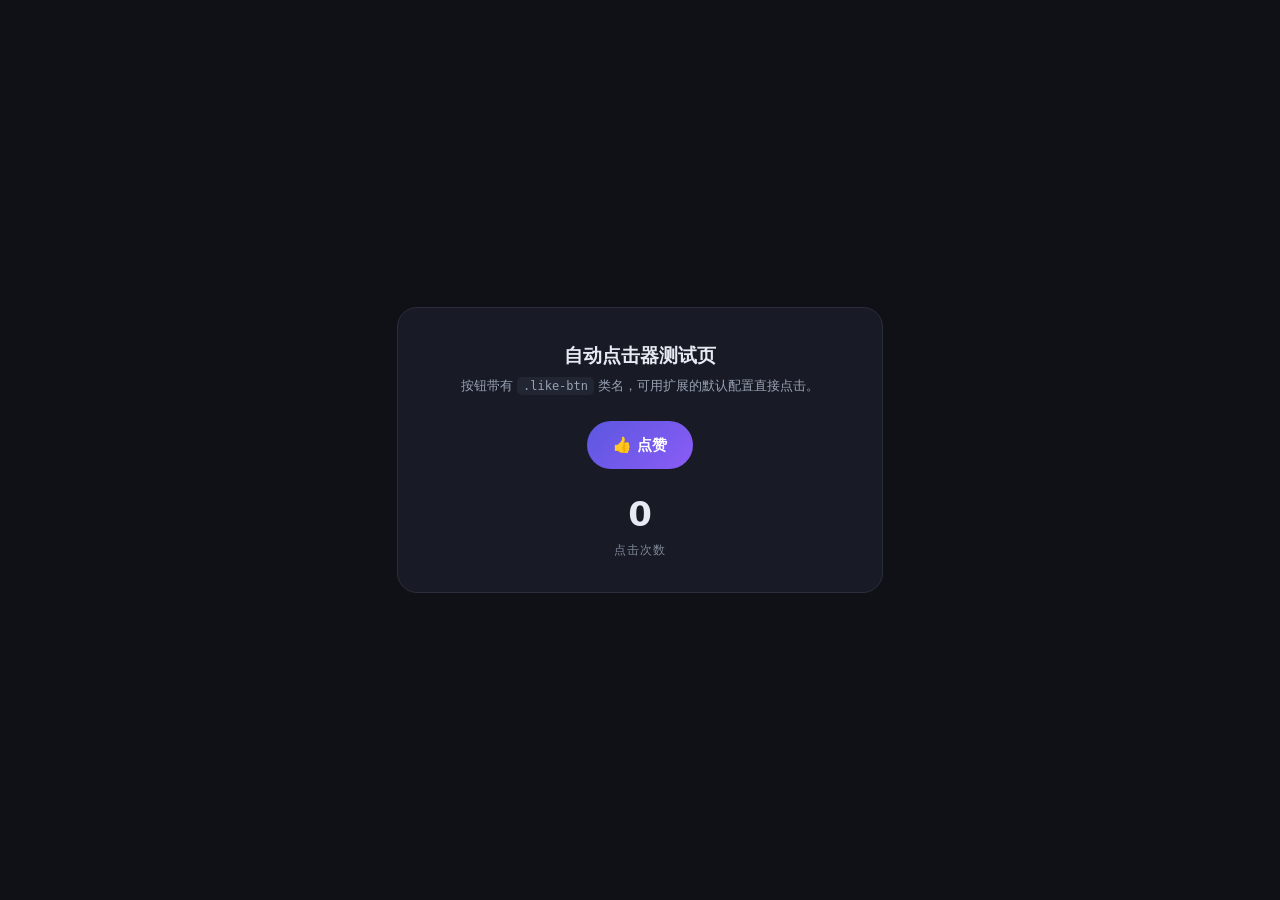
<file: demo/index.html>
<!DOCTYPE html>
<html lang="zh-CN">
<head>
  <meta charset="UTF-8" />
  <meta name="viewport" content="width=device-width, initial-scale=1" />
  <title>自动点击器 · 测试页</title>
  <style>
    :root { color-scheme: light dark; }
    body {
      margin: 0;
      min-height: 100vh;
      display: grid;
      place-items: center;
      font: 15px/1.6 -apple-system, "Segoe UI", "Microsoft YaHei", system-ui, sans-serif;
      background: #0f1117;
      color: #e8eaf3;
    }
    .card {
      width: min(420px, 88vw);
      padding: 32px;
      border-radius: 20px;
      background: #181b25;
      border: 1px solid #2a2e3c;
      text-align: center;
    }
    h1 { margin: 0 0 6px; font-size: 19px; }
    p { margin: 0 0 24px; color: #98a0b3; font-size: 13px; }
    .like-btn {
      display: inline-flex;
      align-items: center;
      gap: 8px;
      padding: 12px 26px;
      border: 0;
      border-radius: 999px;
      background: linear-gradient(135deg, #5b57e0, #8b5cf6);
      color: #fff;
      font: inherit;
      font-weight: 600;
      cursor: pointer;
      transition: transform 0.08s ease, filter 0.15s ease;
    }
    .like-btn:hover { filter: brightness(1.08); }
    .like-btn:active { transform: scale(0.97); }
    .count { margin-top: 18px; font-size: 34px; font-weight: 700; font-variant-numeric: tabular-nums; }
    .label { color: #7f8798; font-size: 12px; letter-spacing: 1px; text-transform: uppercase; }
    code { padding: 2px 6px; border-radius: 5px; background: #222633; font-size: 12px; }
  </style>
</head>
<body>
  <div class="card">
    <h1>自动点击器测试页</h1>
    <p>按钮带有 <code>.like-btn</code> 类名，可用扩展的默认配置直接点击。</p>
    <button class="like-btn" type="button">👍 点赞</button>
    <div class="count" id="count">0</div>
    <div class="label">点击次数</div>
  </div>
  <script>
    let n = 0;
    const out = document.getElementById('count');
    document.querySelector('.like-btn').addEventListener('click', () => {
      n += 1;
      out.textContent = String(n);
    });
  </script>
</body>
</html>
</file>
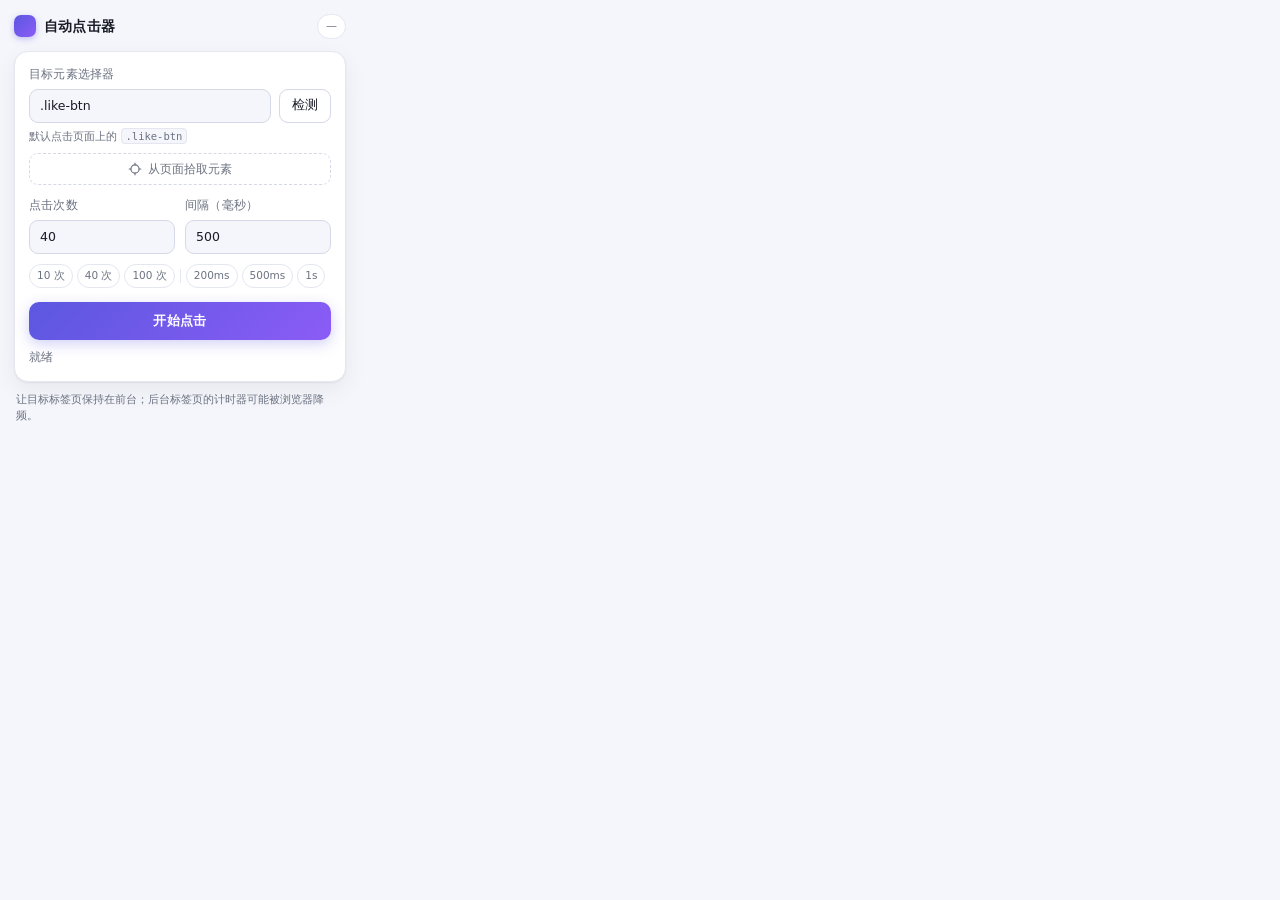
<file: popup.html>
<!DOCTYPE html>
<html lang="zh-CN">
<head>
  <meta charset="UTF-8" />
  <meta name="viewport" content="width=device-width, initial-scale=1" />
  <title>自动点击器</title>
  <link rel="stylesheet" href="popup.css" />
</head>
<body>
  <header class="head">
    <div class="brand">
      <span class="mark" aria-hidden="true"></span>
      <h1>自动点击器</h1>
    </div>
    <span class="site" id="site" title="当前标签页">—</span>
  </header>

  <main class="panel">
    <label class="field">
      <span class="field-label">目标元素选择器</span>
      <div class="input-row">
        <input id="selector" type="text" value=".like-btn" spellcheck="false" autocomplete="off" />
        <button id="probe" class="btn-ghost" type="button">检测</button>
      </div>
      <span class="help" id="help">默认点击页面上的 <code>.like-btn</code></span>
    </label>

    <button id="pick" class="btn-pick" type="button" title="在页面上直接点选目标元素">
      <svg viewBox="0 0 24 24" width="14" height="14" fill="none" stroke="currentColor" stroke-width="2" stroke-linecap="round" aria-hidden="true">
        <circle cx="12" cy="12" r="7"></circle>
        <path d="M12 2v3M12 19v3M2 12h3M19 12h3"></path>
      </svg>
      <span>从页面拾取元素</span>
    </button>

    <div class="grid">
      <label class="field">
        <span class="field-label">点击次数</span>
        <input id="count" type="number" min="1" max="100000" step="1" value="40" inputmode="numeric" />
      </label>
      <label class="field">
        <span class="field-label">间隔（毫秒）</span>
        <input id="interval" type="number" min="50" max="600000" step="50" value="500" inputmode="numeric" />
      </label>
    </div>

    <div class="presets">
      <button type="button" data-count="10">10 次</button>
      <button type="button" data-count="40">40 次</button>
      <button type="button" data-count="100">100 次</button>
      <span class="sep" aria-hidden="true"></span>
      <button type="button" data-interval="200">200ms</button>
      <button type="button" data-interval="500">500ms</button>
      <button type="button" data-interval="1000">1s</button>
    </div>

    <section class="progress" id="progress" hidden>
      <div class="progress-head">
        <span id="progressText">0 / 0</span>
        <span class="eta" id="eta"></span>
      </div>
      <div class="bar"><span class="bar-fill" id="barFill"></span></div>
    </section>

    <button id="toggle" class="btn-primary" type="button">开始点击</button>
    <p class="status" id="status" role="status" aria-live="polite">就绪</p>
  </main>

  <footer class="foot">
    让目标标签页保持在前台；后台标签页的计时器可能被浏览器降频。
  </footer>

  <script src="popup.js"></script>
</body>
</html>
</file>
<file: popup.css>
:root {
  --bg: #f5f6fb;
  --panel: #ffffff;
  --text: #191b26;
  --muted: #6b7280;
  --line: #e5e7f0;
  --line-strong: #d5d8e6;
  --brand: #5b57e0;
  --brand-2: #8b5cf6;
  --danger: #e0483d;
  --ok: #15803d;
  --shadow: 0 1px 2px rgb(17 19 35 / 6%), 0 8px 24px rgb(17 19 35 / 6%);
  color-scheme: light dark;
}

@media (prefers-color-scheme: dark) {
  :root {
    --bg: #14151c;
    --panel: #1c1e27;
    --text: #eceef6;
    --muted: #9aa0b2;
    --line: #2c2f3c;
    --line-strong: #3a3e4f;
    --brand: #7c78ff;
    --brand-2: #a78bfa;
    --danger: #ff6b60;
    --ok: #4ade80;
    --shadow: 0 1px 2px rgb(0 0 0 / 40%), 0 10px 28px rgb(0 0 0 / 30%);
  }
}

* {
  box-sizing: border-box;
}

body {
  width: 360px;
  margin: 0;
  padding: 14px;
  background: var(--bg);
  color: var(--text);
  font: 13px/1.5 -apple-system, "Segoe UI", "Microsoft YaHei", system-ui, sans-serif;
  -webkit-font-smoothing: antialiased;
}

.head {
  display: flex;
  align-items: center;
  justify-content: space-between;
  gap: 8px;
  margin-bottom: 12px;
}

.brand {
  display: flex;
  align-items: center;
  gap: 8px;
  min-width: 0;
}

.mark {
  width: 22px;
  height: 22px;
  border-radius: 7px;
  background: linear-gradient(135deg, var(--brand), var(--brand-2));
  box-shadow: 0 2px 6px rgb(91 87 224 / 35%);
  flex: none;
}

.brand h1 {
  margin: 0;
  font-size: 14px;
  font-weight: 600;
  letter-spacing: 0.2px;
  white-space: nowrap;
}

.site {
  max-width: 150px;
  overflow: hidden;
  text-overflow: ellipsis;
  white-space: nowrap;
  padding: 3px 8px;
  border-radius: 999px;
  background: var(--panel);
  border: 1px solid var(--line);
  color: var(--muted);
  font-size: 11px;
}

.panel {
  background: var(--panel);
  border: 1px solid var(--line);
  border-radius: 14px;
  padding: 14px;
  box-shadow: var(--shadow);
}

.field {
  display: flex;
  flex-direction: column;
  gap: 6px;
  min-width: 0;
}

.field-label {
  color: var(--muted);
  font-size: 11.5px;
  font-weight: 500;
  letter-spacing: 0.2px;
}

input[type="text"],
input[type="number"] {
  width: 100%;
  height: 34px;
  padding: 0 10px;
  border: 1px solid var(--line-strong);
  border-radius: 9px;
  background: var(--bg);
  color: var(--text);
  font: inherit;
  font-size: 12.5px;
  outline: none;
  transition: border-color 0.15s, box-shadow 0.15s;
}

input[type="number"] {
  font-variant-numeric: tabular-nums;
}

input:hover:not(:disabled) {
  border-color: var(--brand);
}

input:focus-visible {
  border-color: var(--brand);
  box-shadow: 0 0 0 3px rgb(91 87 224 / 18%);
}

input:disabled {
  opacity: 0.55;
  cursor: not-allowed;
}

.input-row {
  display: flex;
  gap: 8px;
}

.input-row input {
  min-width: 0;
}

.btn-ghost {
  flex: none;
  height: 34px;
  padding: 0 12px;
  border: 1px solid var(--line-strong);
  border-radius: 9px;
  background: transparent;
  color: var(--text);
  font: inherit;
  font-size: 12.5px;
  cursor: pointer;
  transition: background 0.15s, border-color 0.15s;
}

.btn-ghost:hover:not(:disabled) {
  background: var(--bg);
  border-color: var(--brand);
}

.btn-ghost:disabled {
  opacity: 0.5;
  cursor: not-allowed;
}

.help {
  color: var(--muted);
  font-size: 11px;
  line-height: 1.45;
}

.help.is-warn {
  color: var(--danger);
}

.help code {
  padding: 1px 4px;
  border-radius: 4px;
  background: var(--bg);
  border: 1px solid var(--line);
  font-size: 10.5px;
}

.btn-pick {
  display: flex;
  align-items: center;
  justify-content: center;
  gap: 6px;
  width: 100%;
  height: 32px;
  margin-top: 8px;
  border: 1px dashed var(--line-strong);
  border-radius: 9px;
  background: transparent;
  color: var(--muted);
  font: inherit;
  font-size: 12px;
  cursor: pointer;
  transition: color 0.15s, border-color 0.15s, background 0.15s;
}

.btn-pick svg {
  flex: none;
}

.btn-pick:hover:not(:disabled) {
  color: var(--brand);
  border-color: var(--brand);
  background: rgb(91 87 224 / 8%);
}

.btn-pick:disabled {
  opacity: 0.5;
  cursor: not-allowed;
}

.grid {
  display: grid;
  grid-template-columns: 1fr 1fr;
  gap: 10px;
  margin-top: 12px;
}

.presets {
  display: flex;
  align-items: center;
  gap: 4px;
  margin-top: 10px;
  flex-wrap: wrap;
}

.presets .sep {
  width: 1px;
  height: 14px;
  background: var(--line);
  margin: 0 1px;
}

.presets button {
  height: 24px;
  padding: 0 7px;
  border: 1px solid var(--line);
  border-radius: 999px;
  background: transparent;
  color: var(--muted);
  font: inherit;
  font-size: 10.5px;
  cursor: pointer;
  transition: color 0.15s, border-color 0.15s, background 0.15s;
}

.presets button:hover:not(:disabled) {
  color: var(--brand);
  border-color: var(--brand);
  background: rgb(91 87 224 / 8%);
}

.presets button:disabled {
  opacity: 0.45;
  cursor: not-allowed;
}

.progress {
  margin-top: 14px;
}

.progress-head {
  display: flex;
  align-items: baseline;
  justify-content: space-between;
  margin-bottom: 6px;
  font-variant-numeric: tabular-nums;
}

#progressText {
  font-size: 12.5px;
  font-weight: 600;
}

.eta {
  color: var(--muted);
  font-size: 11px;
}

.bar {
  height: 7px;
  border-radius: 999px;
  background: var(--line);
  overflow: hidden;
}

.bar-fill {
  display: block;
  width: 0;
  height: 100%;
  border-radius: inherit;
  background: linear-gradient(90deg, var(--brand), var(--brand-2));
  transition: width 0.18s ease-out;
}

.btn-primary {
  width: 100%;
  height: 38px;
  margin-top: 14px;
  border: 0;
  border-radius: 10px;
  background: linear-gradient(135deg, var(--brand), var(--brand-2));
  color: #fff;
  font: inherit;
  font-size: 13px;
  font-weight: 600;
  letter-spacing: 0.3px;
  cursor: pointer;
  box-shadow: 0 4px 14px rgb(91 87 224 / 28%);
  transition: filter 0.15s, transform 0.06s, box-shadow 0.15s;
}

.btn-primary:hover:not(:disabled) {
  filter: brightness(1.06);
}

.btn-primary:active:not(:disabled) {
  transform: translateY(1px);
}

.btn-primary:disabled {
  opacity: 0.55;
  cursor: not-allowed;
  box-shadow: none;
}

.btn-primary.is-stop {
  background: linear-gradient(135deg, #ef5350, var(--danger));
  box-shadow: 0 4px 14px rgb(224 72 61 / 28%);
}

.status {
  margin: 9px 0 0;
  min-height: 18px;
  color: var(--muted);
  font-size: 11.5px;
  line-height: 1.5;
  word-break: break-word;
}

.status[data-kind="running"] {
  color: var(--brand);
}

.status[data-kind="ok"] {
  color: var(--ok);
}

.status[data-kind="error"] {
  color: var(--danger);
}

.foot {
  margin-top: 10px;
  padding: 0 2px;
  color: var(--muted);
  font-size: 10.5px;
  line-height: 1.5;
}

:focus-visible {
  outline: 2px solid var(--brand);
  outline-offset: 2px;
}

button:focus-visible {
  outline-offset: 2px;
}
</file>
